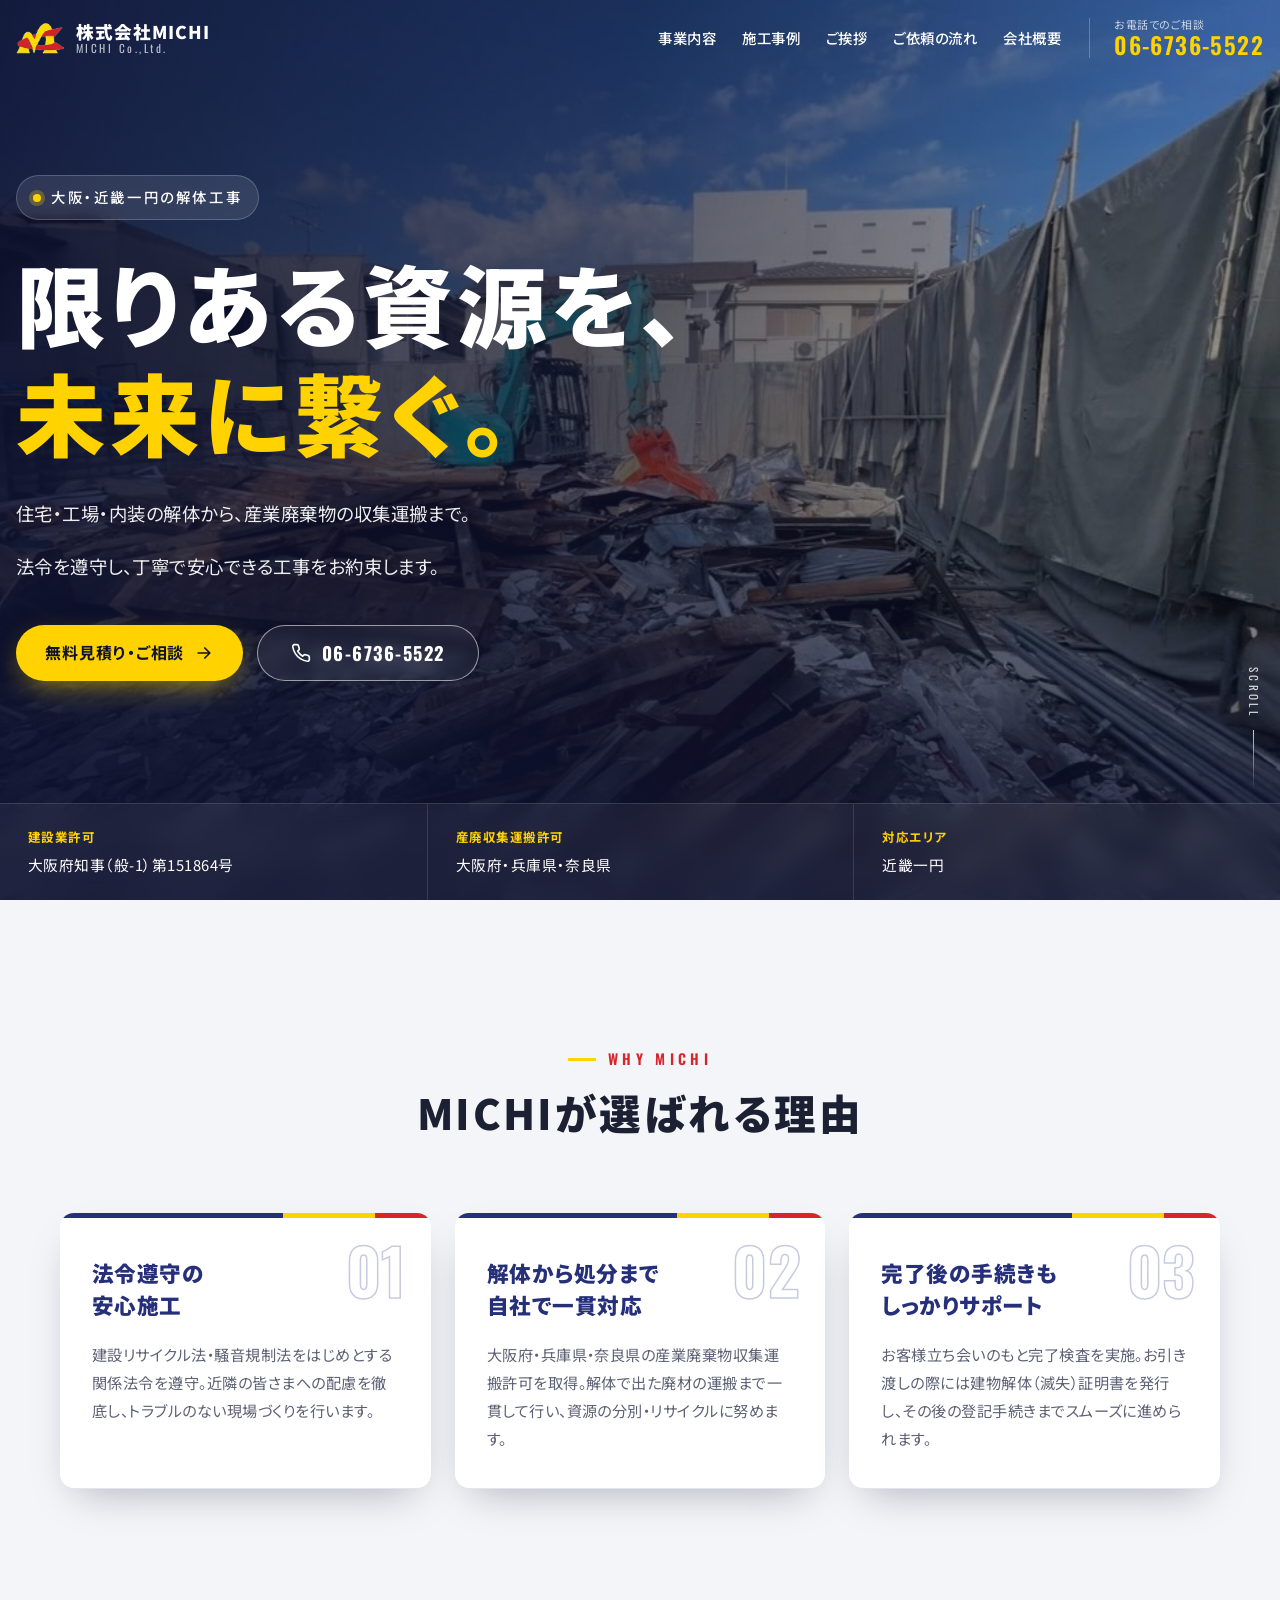
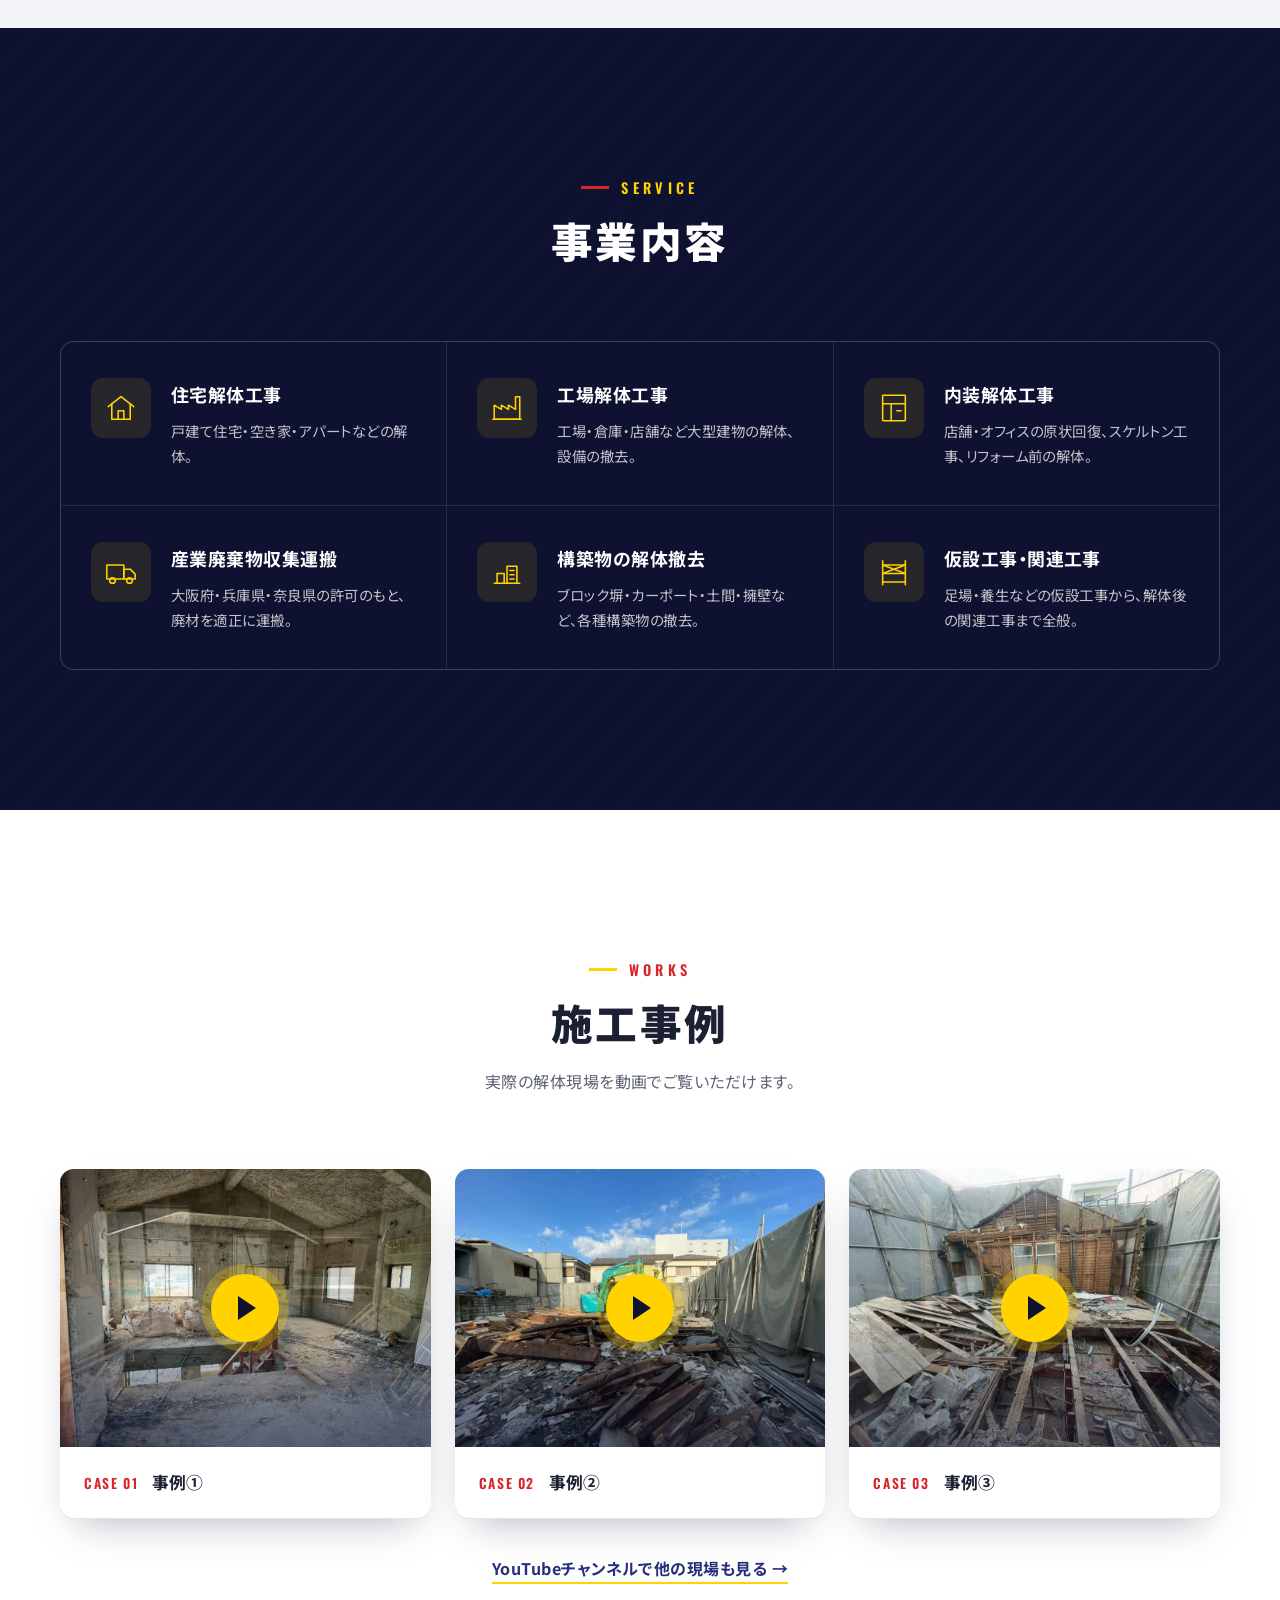
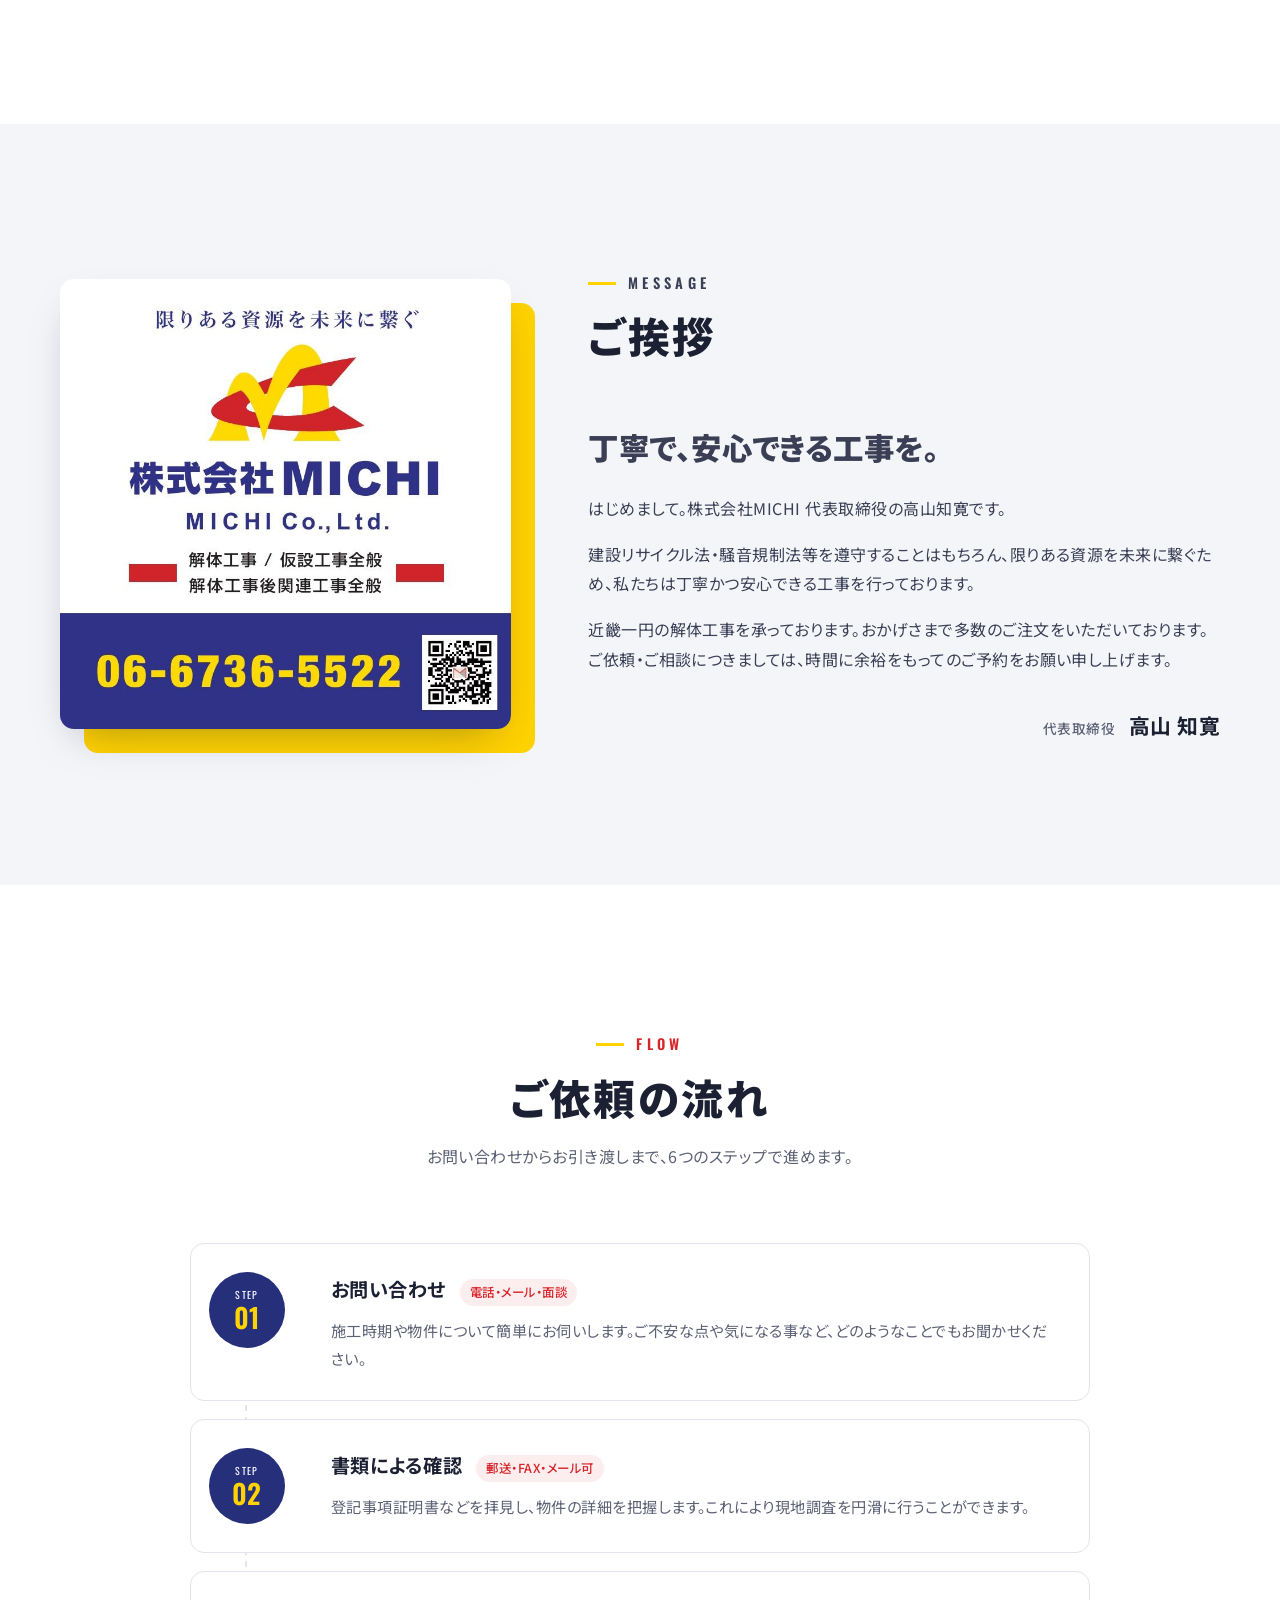
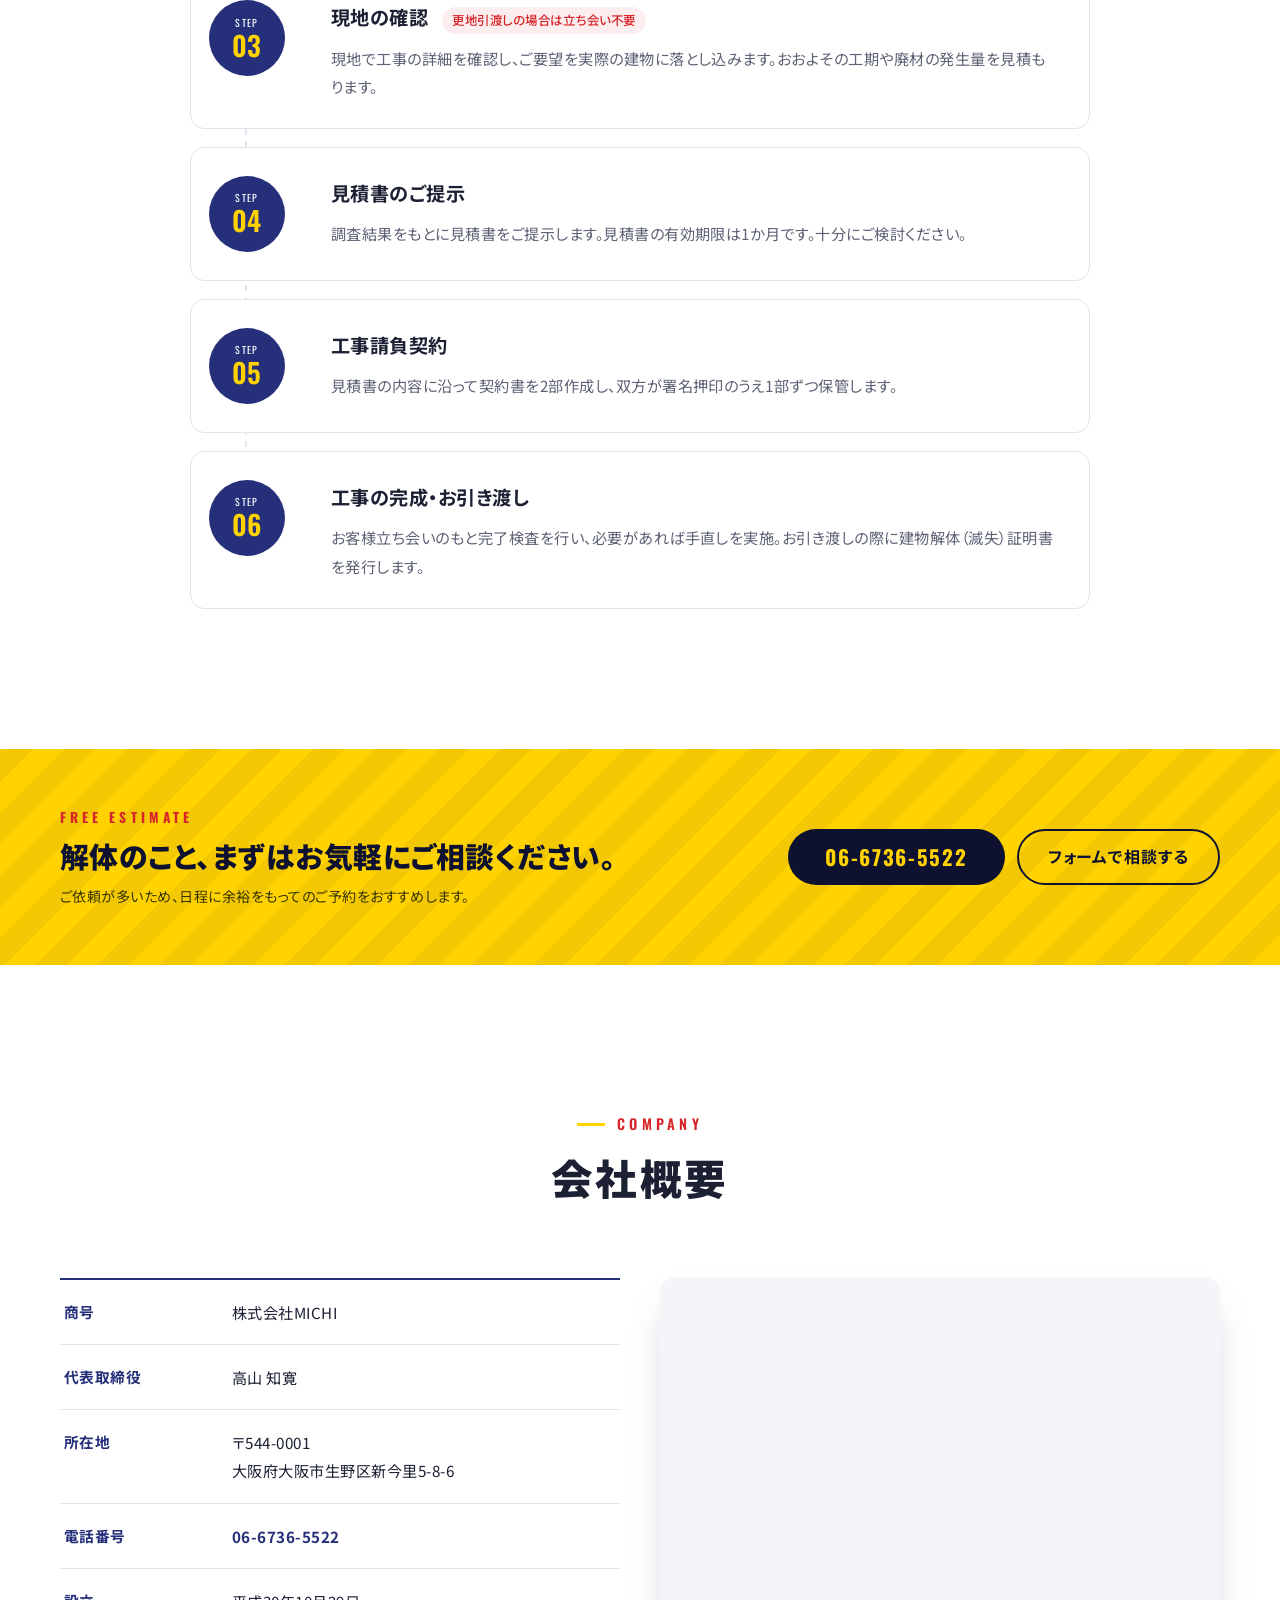
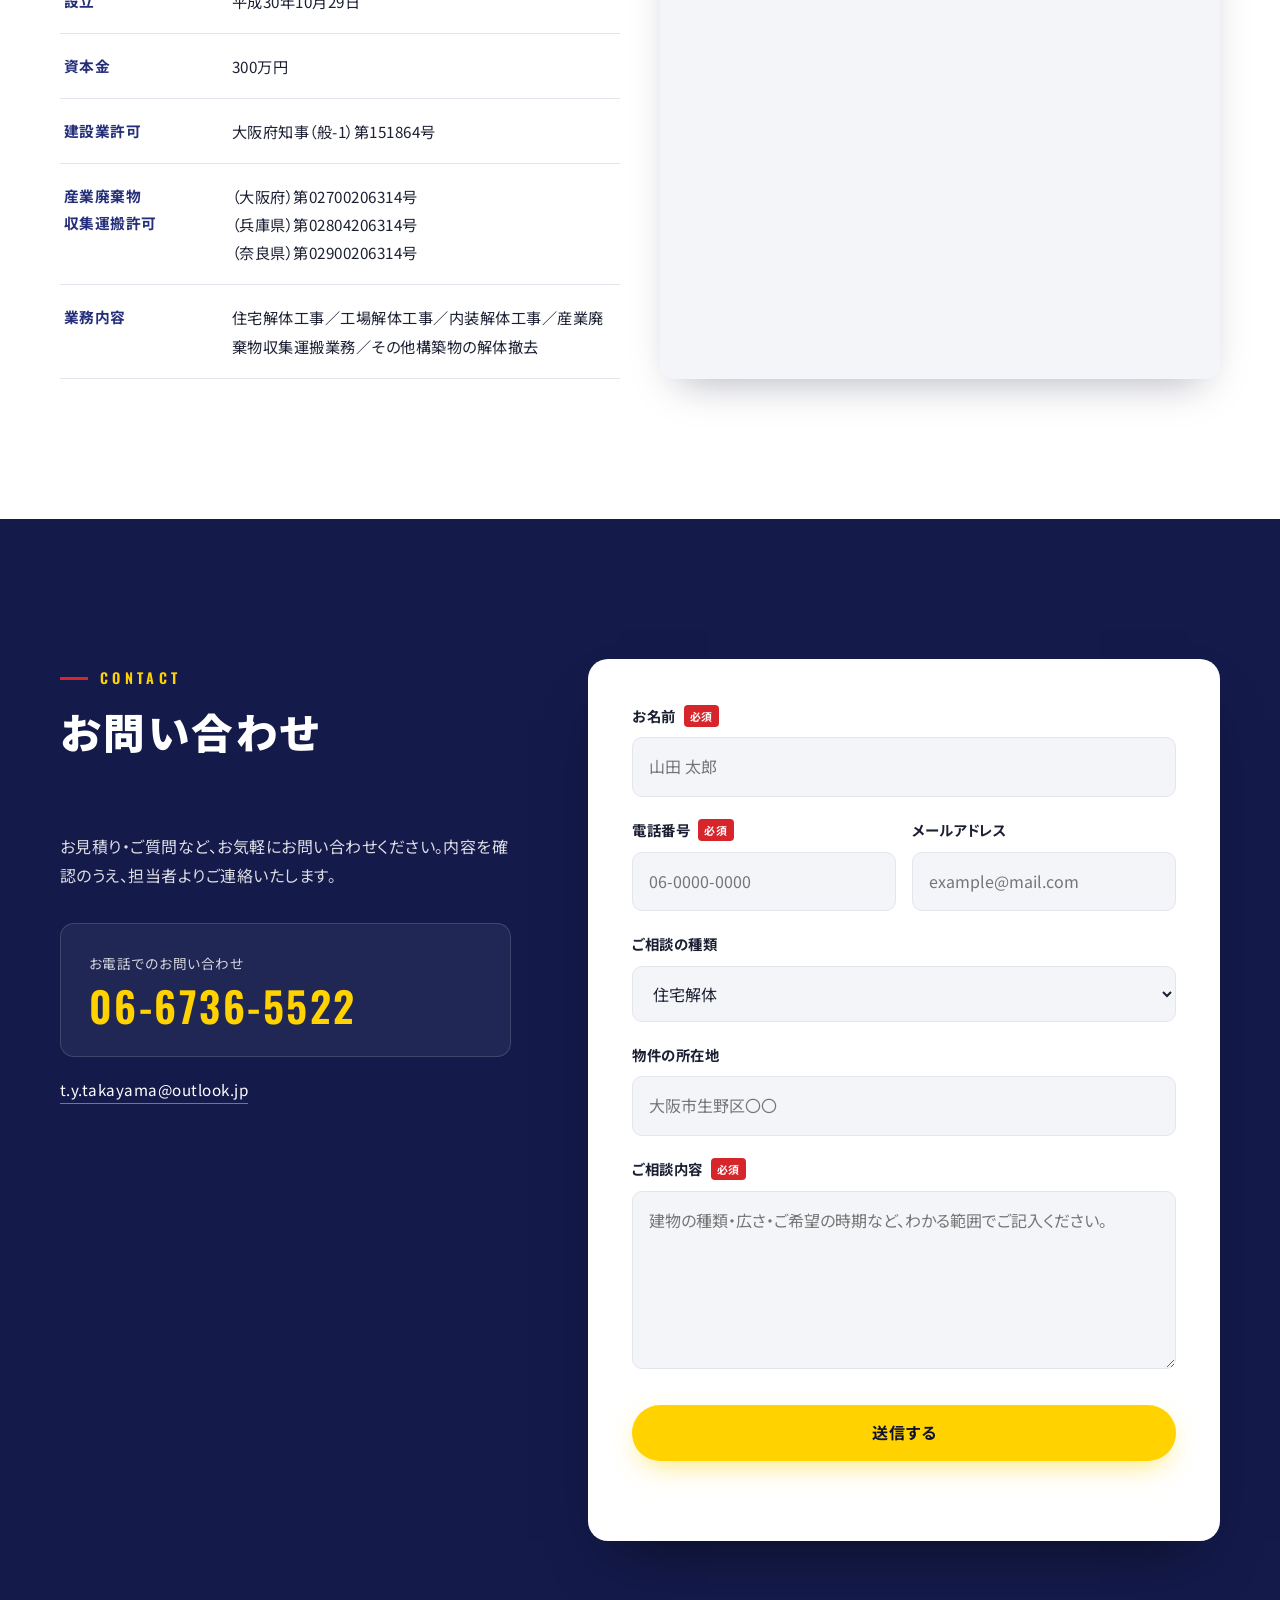
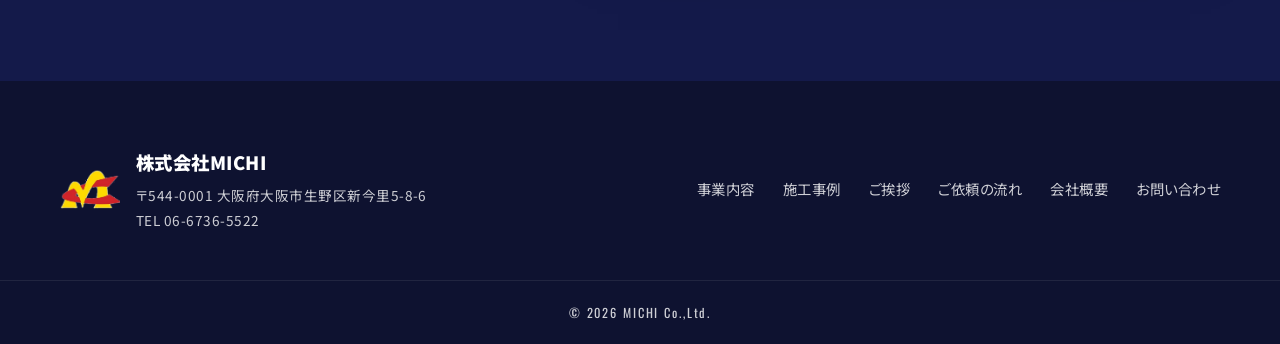
<file: index.html>
<!DOCTYPE html>
<html lang="ja">
<head>
<meta charset="UTF-8">
<meta name="viewport" content="width=device-width, initial-scale=1">
<title>株式会社MICHI｜大阪の解体工事・近畿一円対応</title>
<meta name="description" content="大阪市生野区の解体工事会社、株式会社MICHI。住宅解体・工場解体・内装解体・産業廃棄物収集運搬まで、近畿一円で丁寧かつ安心の工事を行います。お見積り・ご相談はお気軽に。">
<meta property="og:title" content="株式会社MICHI｜大阪の解体工事・近畿一円対応">
<meta property="og:description" content="限りある資源を未来に繋ぐ。住宅・工場・内装解体から産廃収集運搬まで、近畿一円の解体工事を承ります。">
<meta property="og:type" content="website">
<!-- 独自ドメインに移したら、下の2つの https://kid-prog.github.io/michi-website/ を新しいURLに変える -->
<meta property="og:url" content="https://kid-prog.github.io/michi-website/">
<meta property="og:image" content="https://kid-prog.github.io/michi-website/assets/img/ogp.jpg">
<meta property="og:image:width" content="1200">
<meta property="og:image:height" content="630">
<meta property="og:site_name" content="株式会社MICHI">
<meta property="og:locale" content="ja_JP">
<meta name="twitter:card" content="summary_large_image">
<meta name="theme-color" content="#0e1230">
<link rel="icon" href="assets/img/icon-180.png">
<link rel="apple-touch-icon" href="assets/img/icon-180.png">
<link rel="preconnect" href="https://fonts.googleapis.com">
<link rel="preconnect" href="https://fonts.gstatic.com" crossorigin>
<link href="https://fonts.googleapis.com/css2?family=Noto+Sans+JP:wght@400;500;700;900&family=Oswald:wght@500;600;700&display=swap" rel="stylesheet">
<link rel="stylesheet" href="assets/css/style.css">
<script type="application/ld+json">
{
  "@context": "https://schema.org",
  "@type": "GeneralContractor",
  "name": "株式会社MICHI",
  "telephone": "06-6736-5522",
  "email": "t.y.takayama@outlook.jp",
  "address": {
    "@type": "PostalAddress",
    "postalCode": "544-0001",
    "addressRegion": "大阪府",
    "addressLocality": "大阪市生野区",
    "streetAddress": "新今里5-8-6",
    "addressCountry": "JP"
  },
  "areaServed": ["大阪府", "兵庫県", "奈良県", "京都府", "滋賀県", "和歌山県"],
  "foundingDate": "2018-10-29"
}
</script>
</head>
<body>

<!-- ============ HEADER ============ -->
<header class="header" id="top">
  <div class="header__inner">
    <a href="#top" class="brand" aria-label="株式会社MICHI トップへ">
      <img src="assets/img/logo-mark.png" alt="" class="brand__mark" width="48" height="32">
      <span class="brand__text">
        <span class="brand__ja">株式会社MICHI</span>
        <span class="brand__en">MICHI Co.,Ltd.</span>
      </span>
    </a>
    <nav class="nav" id="nav" aria-label="メインメニュー">
      <a href="#service">事業内容</a>
      <a href="#works">施工事例</a>
      <a href="#message">ご挨拶</a>
      <a href="#flow">ご依頼の流れ</a>
      <a href="#company">会社概要</a>
      <a href="#contact" class="nav__cta">お問い合わせ</a>
    </nav>
    <a href="tel:0667365522" class="header__tel">
      <span class="header__tel-label">お電話でのご相談</span>
      <span class="header__tel-num">06-6736-5522</span>
    </a>
    <button class="menu-btn" id="menuBtn" aria-label="メニューを開く" aria-expanded="false" aria-controls="nav">
      <span></span><span></span><span></span>
    </button>
  </div>
</header>

<main>

<!-- ============ HERO ============ -->
<section class="hero">
  <div class="hero__media" aria-hidden="true">
    <img src="assets/img/work-FqdiJKgKXpE.jpg" alt="" class="hero__poster hero__slide is-active">
    <img src="assets/img/work-ZSeVQeic_EI.jpg" alt="" class="hero__poster hero__slide" loading="lazy">
    <img src="assets/img/work-AIDgLUn4xsw.jpg" alt="" class="hero__poster hero__slide" loading="lazy">
    <div class="hero__video" id="heroVideo" data-video="FqdiJKgKXpE"></div>
    <div class="hero__shade"></div>
  </div>
  <div class="hero__inner">
    <p class="hero__eyebrow"><span class="dot"></span>大阪・近畿一円の解体工事</p>
    <h1 class="hero__title">
      限りある資源を、<br>
      <span class="hl">未来に繋ぐ。</span>
    </h1>
    <p class="hero__lead">
      <span class="hero__lead-line"><span class="nw">住宅・工場・内装の解体から、</span><span class="nw">産業廃棄物の収集運搬まで。</span></span>
      <span class="hero__lead-line"><span class="nw">法令を遵守し、</span><span class="nw">丁寧で安心できる工事をお約束します。</span></span>
    </p>
    <div class="hero__actions">
      <a href="#contact" class="btn btn--primary">無料見積り・ご相談<svg viewBox="0 0 24 24" aria-hidden="true"><path d="M5 12h14M13 6l6 6-6 6"/></svg></a>
      <a href="tel:0667365522" class="btn btn--ghost"><svg viewBox="0 0 24 24" aria-hidden="true"><path d="M22 16.9v3a2 2 0 0 1-2.2 2 19.8 19.8 0 0 1-8.6-3.1 19.5 19.5 0 0 1-6-6A19.8 19.8 0 0 1 2.1 4.2 2 2 0 0 1 4.1 2h3a2 2 0 0 1 2 1.7c.1.9.4 1.8.7 2.7a2 2 0 0 1-.5 2.1L8 9.8a16 16 0 0 0 6 6l1.3-1.3a2 2 0 0 1 2.1-.4c.9.3 1.8.6 2.7.7a2 2 0 0 1 1.7 2z"/></svg>06-6736-5522</a>
    </div>
  </div>
  <ul class="hero__badges">
    <li><strong>建設業許可</strong><span>大阪府知事（般-1）第151864号</span></li>
    <li><strong>産廃収集運搬許可</strong><span>大阪府・兵庫県・奈良県</span></li>
    <li><strong>対応エリア</strong><span>近畿一円</span></li>
  </ul>
  <a href="#strength" class="hero__scroll" aria-label="下へスクロール"><span>SCROLL</span></a>
</section>

<!-- ============ STRENGTH ============ -->
<section class="section strength" id="strength">
  <div class="container">
    <div class="section-head">
      <p class="section-head__en">WHY MICHI</p>
      <h2 class="section-head__ja">MICHIが選ばれる理由</h2>
    </div>
    <div class="strength__grid">
      <article class="card-strength reveal">
        <span class="card-strength__no">01</span>
        <h3>法令遵守の<br>安心施工</h3>
        <p>建設リサイクル法・騒音規制法をはじめとする関係法令を遵守。近隣の皆さまへの配慮を徹底し、トラブルのない現場づくりを行います。</p>
      </article>
      <article class="card-strength reveal">
        <span class="card-strength__no">02</span>
        <h3>解体から処分まで<br>自社で一貫対応</h3>
        <p>大阪府・兵庫県・奈良県の産業廃棄物収集運搬許可を取得。解体で出た廃材の運搬まで一貫して行い、資源の分別・リサイクルに努めます。</p>
      </article>
      <article class="card-strength reveal">
        <span class="card-strength__no">03</span>
        <h3>完了後の手続きも<br>しっかりサポート</h3>
        <p>お客様立ち会いのもと完了検査を実施。お引き渡しの際には建物解体（滅失）証明書を発行し、その後の登記手続きまでスムーズに進められます。</p>
      </article>
    </div>
  </div>
</section>

<!-- ============ SERVICE ============ -->
<section class="section service" id="service">
  <div class="container">
    <div class="section-head section-head--light">
      <p class="section-head__en">SERVICE</p>
      <h2 class="section-head__ja">事業内容</h2>
    </div>
    <ul class="service__list">
      <li class="service__item reveal">
        <span class="service__icon"><svg viewBox="0 0 48 48" aria-hidden="true"><path d="M6 22 24 8l18 14"/><path d="M11 18v22h26V18"/><path d="M20 40V28h8v12"/></svg></span>
        <div><h3>住宅解体工事</h3><p>戸建て住宅・空き家・アパートなどの解体。</p></div>
      </li>
      <li class="service__item reveal">
        <span class="service__icon"><svg viewBox="0 0 48 48" aria-hidden="true"><path d="M6 40V20l10 6v-6l10 6v-6l10 6V8h6v32z"/><path d="M4 40h40"/></svg></span>
        <div><h3>工場解体工事</h3><p>工場・倉庫・店舗など大型建物の解体、設備の撤去。</p></div>
      </li>
      <li class="service__item reveal">
        <span class="service__icon"><svg viewBox="0 0 48 48" aria-hidden="true"><rect x="8" y="6" width="32" height="36" rx="1"/><path d="M8 18h32M20 18v24"/><path d="M28 28h6"/></svg></span>
        <div><h3>内装解体工事</h3><p>店舗・オフィスの原状回復、スケルトン工事、リフォーム前の解体。</p></div>
      </li>
      <li class="service__item reveal">
        <span class="service__icon"><svg viewBox="0 0 48 48" aria-hidden="true"><path d="M4 14h24v20H4z"/><path d="M28 20h9l7 7v7H28z"/><circle cx="12" cy="36" r="4"/><circle cx="36" cy="36" r="4"/></svg></span>
        <div><h3>産業廃棄物収集運搬</h3><p>大阪府・兵庫県・奈良県の許可のもと、廃材を適正に運搬。</p></div>
      </li>
      <li class="service__item reveal">
        <span class="service__icon"><svg viewBox="0 0 48 48" aria-hidden="true"><path d="M6 40h36"/><path d="M10 40V26h10v14M24 40V16h14v24"/><path d="M28 22h6M28 28h6M28 34h6"/></svg></span>
        <div><h3>構築物の解体撤去</h3><p>ブロック塀・カーポート・土間・擁壁など、各種構築物の撤去。</p></div>
      </li>
      <li class="service__item reveal">
        <span class="service__icon"><svg viewBox="0 0 48 48" aria-hidden="true"><path d="M8 42V8M40 42V8M8 14h32M8 26h32M8 38h32"/><path d="M8 14l32 12M40 14 8 26"/></svg></span>
        <div><h3>仮設工事・関連工事</h3><p>足場・養生などの仮設工事から、解体後の関連工事まで全般。</p></div>
      </li>
    </ul>
  </div>
</section>

<!-- ============ WORKS ============ -->
<section class="section works" id="works">
  <div class="container">
    <div class="section-head">
      <p class="section-head__en">WORKS</p>
      <h2 class="section-head__ja">施工事例</h2>
      <p class="section-head__lead">実際の解体現場を動画でご覧いただけます。</p>
    </div>
    <div class="works__grid">
      <button class="work reveal" data-video="AIDgLUn4xsw" aria-label="事例①の動画を再生">
        <span class="work__thumb"><img src="assets/img/work-AIDgLUn4xsw.jpg" alt="解体工事の施工事例①" loading="lazy"><span class="work__play" aria-hidden="true"></span></span>
        <span class="work__meta"><span class="work__no">CASE 01</span><span class="work__title">事例①</span></span>
      </button>
      <button class="work reveal" data-video="FqdiJKgKXpE" aria-label="事例②の動画を再生">
        <span class="work__thumb"><img src="assets/img/work-FqdiJKgKXpE.jpg" alt="解体工事の施工事例②" loading="lazy"><span class="work__play" aria-hidden="true"></span></span>
        <span class="work__meta"><span class="work__no">CASE 02</span><span class="work__title">事例②</span></span>
      </button>
      <button class="work reveal" data-video="ZSeVQeic_EI" aria-label="事例③の動画を再生">
        <span class="work__thumb"><img src="assets/img/work-ZSeVQeic_EI.jpg" alt="解体工事の施工事例③" loading="lazy"><span class="work__play" aria-hidden="true"></span></span>
        <span class="work__meta"><span class="work__no">CASE 03</span><span class="work__title">事例③</span></span>
      </button>
    </div>
    <p class="works__more"><a href="https://www.youtube.com/@%E6%A0%AA%E5%BC%8F%E4%BC%9A%E7%A4%BEMICHI" target="_blank" rel="noopener">YouTubeチャンネルで他の現場も見る →</a></p>
  </div>
</section>

<!-- ============ MESSAGE ============ -->
<section class="section message" id="message">
  <div class="container message__inner">
    <div class="message__visual reveal">
      <img src="assets/img/sign.jpg" alt="株式会社MICHI 限りある資源を未来に繋ぐ" loading="lazy" width="792" height="789">
    </div>
    <div class="message__body reveal">
      <div class="section-head section-head--left">
        <p class="section-head__en">MESSAGE</p>
        <h2 class="section-head__ja">ご挨拶</h2>
      </div>
      <p class="message__catch">丁寧で、安心できる工事を。</p>
      <p>はじめまして。株式会社MICHI 代表取締役の高山知寛です。</p>
      <p>建設リサイクル法・騒音規制法等を遵守することはもちろん、限りある資源を未来に繋ぐため、私たちは丁寧かつ安心できる工事を行っております。</p>
      <p>近畿一円の解体工事を承っております。おかげさまで多数のご注文をいただいております。ご依頼・ご相談につきましては、時間に余裕をもってのご予約をお願い申し上げます。</p>
      <p class="message__sign"><span>代表取締役</span>高山 知寛</p>
    </div>
  </div>
</section>

<!-- ============ FLOW ============ -->
<section class="section flow" id="flow">
  <div class="container">
    <div class="section-head">
      <p class="section-head__en">FLOW</p>
      <h2 class="section-head__ja">ご依頼の流れ</h2>
      <p class="section-head__lead">お問い合わせからお引き渡しまで、6つのステップで進めます。</p>
    </div>
    <ol class="flow__list">
      <li class="flow__item reveal">
        <span class="flow__step">STEP<b>01</b></span>
        <div>
          <h3>お問い合わせ<small>電話・メール・面談</small></h3>
          <p>施工時期や物件について簡単にお伺いします。ご不安な点や気になる事など、どのようなことでもお聞かせください。</p>
        </div>
      </li>
      <li class="flow__item reveal">
        <span class="flow__step">STEP<b>02</b></span>
        <div>
          <h3>書類による確認<small>郵送・FAX・メール可</small></h3>
          <p>登記事項証明書などを拝見し、物件の詳細を把握します。これにより現地調査を円滑に行うことができます。</p>
        </div>
      </li>
      <li class="flow__item reveal">
        <span class="flow__step">STEP<b>03</b></span>
        <div>
          <h3>現地の確認<small>更地引渡しの場合は立ち会い不要</small></h3>
          <p>現地で工事の詳細を確認し、ご要望を実際の建物に落とし込みます。おおよその工期や廃材の発生量を見積もります。</p>
        </div>
      </li>
      <li class="flow__item reveal">
        <span class="flow__step">STEP<b>04</b></span>
        <div>
          <h3>見積書のご提示</h3>
          <p>調査結果をもとに見積書をご提示します。見積書の有効期限は1か月です。十分にご検討ください。</p>
        </div>
      </li>
      <li class="flow__item reveal">
        <span class="flow__step">STEP<b>05</b></span>
        <div>
          <h3>工事請負契約</h3>
          <p>見積書の内容に沿って契約書を2部作成し、双方が署名押印のうえ1部ずつ保管します。</p>
        </div>
      </li>
      <li class="flow__item reveal">
        <span class="flow__step">STEP<b>06</b></span>
        <div>
          <h3>工事の完成・お引き渡し</h3>
          <p>お客様立ち会いのもと完了検査を行い、必要があれば手直しを実施。お引き渡しの際に建物解体（滅失）証明書を発行します。</p>
        </div>
      </li>
    </ol>
  </div>
</section>

<!-- ============ CTA BAND ============ -->
<section class="cta-band">
  <div class="container cta-band__inner">
    <div>
      <p class="cta-band__en">FREE ESTIMATE</p>
      <p class="cta-band__title">解体のこと、まずはお気軽にご相談ください。</p>
      <p class="cta-band__note">ご依頼が多いため、日程に余裕をもってのご予約をおすすめします。</p>
    </div>
    <div class="cta-band__actions">
      <a href="tel:0667365522" class="btn btn--dark">06-6736-5522</a>
      <a href="#contact" class="btn btn--outline-dark">フォームで相談する</a>
    </div>
  </div>
</section>

<!-- ============ COMPANY ============ -->
<section class="section company" id="company">
  <div class="container">
    <div class="section-head">
      <p class="section-head__en">COMPANY</p>
      <h2 class="section-head__ja">会社概要</h2>
    </div>
    <div class="company__inner">
      <dl class="company__table reveal">
        <div><dt>商号</dt><dd>株式会社MICHI</dd></div>
        <div><dt>代表取締役</dt><dd>高山 知寛</dd></div>
        <div><dt>所在地</dt><dd>〒544-0001<br>大阪府大阪市生野区新今里5-8-6</dd></div>
        <div><dt>電話番号</dt><dd><a href="tel:0667365522">06-6736-5522</a></dd></div>
        <div><dt>設立</dt><dd>平成30年10月29日</dd></div>
        <div><dt>資本金</dt><dd>300万円</dd></div>
        <div><dt>建設業許可</dt><dd>大阪府知事（般-1）第151864号</dd></div>
        <div><dt>産業廃棄物<br>収集運搬許可</dt><dd>（大阪府）第02700206314号<br>（兵庫県）第02804206314号<br>（奈良県）第02900206314号</dd></div>
        <div><dt>業務内容</dt><dd>住宅解体工事／工場解体工事／内装解体工事／産業廃棄物収集運搬業務／その他構築物の解体撤去</dd></div>
      </dl>
      <div class="company__map reveal">
        <iframe src="https://maps.google.com/maps?q=%E5%A4%A7%E9%98%AA%E5%BA%9C%E5%A4%A7%E9%98%AA%E5%B8%82%E7%94%9F%E9%87%8E%E5%8C%BA%E6%96%B0%E4%BB%8A%E9%87%8C5-8-6&z=16&output=embed&hl=ja" title="株式会社MICHIの地図" loading="lazy" referrerpolicy="no-referrer-when-downgrade"></iframe>
      </div>
    </div>
  </div>
</section>

<!-- ============ CONTACT ============ -->
<section class="section contact" id="contact">
  <div class="container contact__inner">
    <div class="contact__info">
      <div class="section-head section-head--left section-head--light">
        <p class="section-head__en">CONTACT</p>
        <h2 class="section-head__ja">お問い合わせ</h2>
      </div>
      <p>お見積り・ご質問など、お気軽にお問い合わせください。内容を確認のうえ、担当者よりご連絡いたします。</p>
      <a href="tel:0667365522" class="contact__tel">
        <span>お電話でのお問い合わせ</span>
        <strong>06-6736-5522</strong>
      </a>
      <a href="mailto:t.y.takayama@outlook.jp" class="contact__mail">t.y.takayama@outlook.jp</a>
    </div>

    <form class="form" action="contact.php" method="post" id="contactForm" novalidate>
      <div class="form__row">
        <label for="f-name">お名前<span class="req">必須</span></label>
        <input type="text" id="f-name" name="name" required autocomplete="name" placeholder="山田 太郎">
      </div>
      <div class="form__row form__row--2">
        <div>
          <label for="f-tel">電話番号<span class="req">必須</span></label>
          <input type="tel" id="f-tel" name="tel" required autocomplete="tel" placeholder="06-0000-0000">
        </div>
        <div>
          <label for="f-email">メールアドレス</label>
          <input type="email" id="f-email" name="email" autocomplete="email" placeholder="example@mail.com">
        </div>
      </div>
      <div class="form__row">
        <label for="f-type">ご相談の種類</label>
        <select id="f-type" name="type">
          <option>住宅解体</option>
          <option>工場・倉庫の解体</option>
          <option>内装解体</option>
          <option>ブロック塀・構築物の撤去</option>
          <option>その他・わからない</option>
        </select>
      </div>
      <div class="form__row">
        <label for="f-address">物件の所在地</label>
        <input type="text" id="f-address" name="address" placeholder="大阪市生野区〇〇">
      </div>
      <div class="form__row">
        <label for="f-message">ご相談内容<span class="req">必須</span></label>
        <textarea id="f-message" name="message" rows="5" required placeholder="建物の種類・広さ・ご希望の時期など、わかる範囲でご記入ください。"></textarea>
      </div>
      <div class="form__hp" aria-hidden="true"><label>空欄のまま送信してください<input type="text" name="website" tabindex="-1" autocomplete="off"></label></div>
      <button type="submit" class="btn btn--primary btn--block">送信する</button>
      <p class="form__status" id="formStatus" role="status" aria-live="polite"></p>
    </form>
  </div>
</section>

</main>

<!-- ============ FOOTER ============ -->
<footer class="footer">
  <div class="container footer__inner">
    <div class="footer__brand">
      <img src="assets/img/logo-mark.png" alt="" width="60" height="40">
      <div>
        <p class="footer__name">株式会社MICHI</p>
        <p class="footer__addr">〒544-0001 大阪府大阪市生野区新今里5-8-6<br>TEL 06-6736-5522</p>
      </div>
    </div>
    <nav class="footer__nav" aria-label="フッターメニュー">
      <a href="#service">事業内容</a>
      <a href="#works">施工事例</a>
      <a href="#message">ご挨拶</a>
      <a href="#flow">ご依頼の流れ</a>
      <a href="#company">会社概要</a>
      <a href="#contact">お問い合わせ</a>
    </nav>
  </div>
  <p class="footer__copy">&copy; <span id="year">2026</span> MICHI Co.,Ltd.</p>
</footer>

<!-- スマホ用 固定CTA -->
<div class="sticky-cta" aria-label="お問い合わせ">
  <a href="tel:0667365522" class="sticky-cta__tel">電話で相談</a>
  <a href="#contact" class="sticky-cta__form">無料見積り</a>
</div>

<!-- 動画モーダル -->
<div class="modal" id="videoModal" role="dialog" aria-modal="true" aria-label="施工事例の動画" hidden>
  <div class="modal__backdrop" data-close></div>
  <div class="modal__body">
    <button class="modal__close" data-close aria-label="閉じる">&times;</button>
    <div class="modal__frame" id="modalFrame"></div>
  </div>
</div>

<script src="assets/js/main.js"></script>
</body>
</html>
</file>
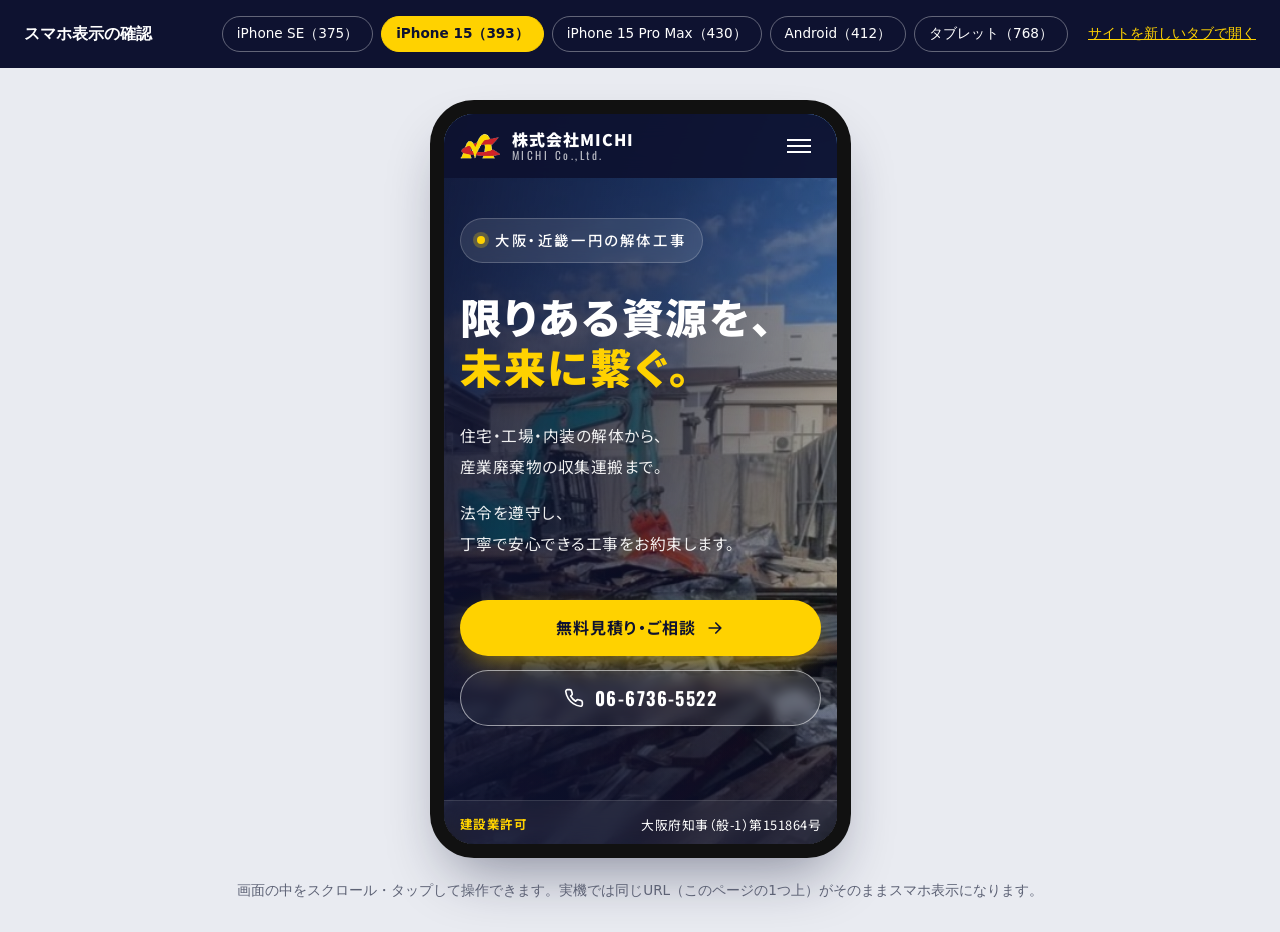
<file: preview/index.html>
<!DOCTYPE html>
<html lang="ja">
<head>
<meta charset="UTF-8">
<meta name="viewport" content="width=device-width, initial-scale=1">
<meta name="robots" content="noindex">
<title>スマホ表示の確認｜株式会社MICHI</title>
<!-- 確認用のページ。本番（Xサーバー）には上げない -->
<script>
  // スマホ・タブレットで開いたときは、確認用の枠を出さずにサイトをそのまま表示する
  if (window.matchMedia('(max-width: 820px)').matches) location.replace('../');
</script>
<style>
  :root { --bg: #e9ebf1; --ink: #0e1230; --yellow: #ffd200; }
  * { box-sizing: border-box; }
  body { margin: 0; font-family: "Noto Sans JP", system-ui, sans-serif; background: var(--bg); color: var(--ink); }
  header { display: flex; flex-wrap: wrap; align-items: center; gap: 12px 20px; padding: 16px 24px; background: var(--ink); color: #fff; }
  h1 { font-size: 1rem; margin: 0 auto 0 0; }
  .sizes { display: flex; flex-wrap: wrap; gap: 8px; }
  .sizes button { font: inherit; font-size: .85rem; padding: 8px 14px; border-radius: 999px; border: 1px solid rgba(255,255,255,.35); background: transparent; color: #fff; cursor: pointer; }
  .sizes button[aria-pressed="true"] { background: var(--yellow); color: var(--ink); border-color: var(--yellow); font-weight: 700; }
  header a { color: var(--yellow); font-size: .85rem; }
  main { display: flex; justify-content: center; padding: 32px 16px 48px; }
  .phone { background: #111; padding: 14px; border-radius: 44px; box-shadow: 0 30px 60px -20px rgba(14,18,48,.45); }
  .phone iframe { display: block; border: 0; border-radius: 30px; background: #fff; transition: width .3s, height .3s; }
  .note { text-align: center; font-size: .85rem; color: #5d6275; margin: -24px 16px 32px; }
</style>
</head>
<body>
<header>
  <h1>スマホ表示の確認</h1>
  <div class="sizes" role="group" aria-label="画面サイズ">
    <button data-w="375" data-h="667">iPhone SE（375）</button>
    <button data-w="393" data-h="852" aria-pressed="true">iPhone 15（393）</button>
    <button data-w="430" data-h="932">iPhone 15 Pro Max（430）</button>
    <button data-w="412" data-h="915">Android（412）</button>
    <button data-w="768" data-h="1024">タブレット（768）</button>
  </div>
  <a href="../" target="_blank" rel="noopener">サイトを新しいタブで開く</a>
</header>
<main>
  <div class="phone"><iframe id="frame" src="../" title="スマホ表示" width="393" height="852"></iframe></div>
</main>
<p class="note">画面の中をスクロール・タップして操作できます。実機では同じURL（このページの1つ上）がそのままスマホ表示になります。</p>
<script>
  const frame = document.getElementById('frame');
  const buttons = document.querySelectorAll('.sizes button');
  const fit = (w, h) => {
    // 画面が低いPCでは高さを縮めて収める（幅はそのまま＝スマホの見え方は変わらない）
    const maxH = Math.max(480, window.innerHeight - 170);
    frame.width = w;
    frame.height = Math.min(h, maxH);
  };
  buttons.forEach((b) => b.addEventListener('click', () => {
    buttons.forEach((x) => x.setAttribute('aria-pressed', String(x === b)));
    fit(+b.dataset.w, +b.dataset.h);
  }));
  fit(393, 852);
</script>
</body>
</html>
</file>
<file: assets/css/style.css>
/* =========================================================
   株式会社MICHI — style.css
   ブランドカラーは看板（紺・黄・赤）から
   ========================================================= */
:root {
  --navy: #262f7a;
  --navy-deep: #141a4a;
  --ink: #0e1230;
  --yellow: #ffd200;
  --yellow-deep: #f2b800;
  --red: #d7262b;
  --text: #1c2033;
  --muted: #5d6275;
  --line: #e3e5ec;
  --bg: #ffffff;
  --bg-soft: #f4f5f8;
  --radius: 14px;
  --shadow: 0 18px 40px -18px rgba(14, 18, 48, .35);
  --container: 1160px;
  --header-h: 76px;
  --font-ja: "Noto Sans JP", system-ui, sans-serif;
  --font-en: "Oswald", "Noto Sans JP", sans-serif;
}

*, *::before, *::after { box-sizing: border-box; }
html { scroll-behavior: smooth; scroll-padding-top: var(--header-h); -webkit-text-size-adjust: 100%; }
body {
  margin: 0;
  font-family: var(--font-ja);
  color: var(--text);
  background: var(--bg);
  line-height: 1.85;
  letter-spacing: .03em;
  font-feature-settings: "palt";
  overflow-x: hidden;
}
img { max-width: 100%; height: auto; display: block; }
a { color: inherit; text-decoration: none; }
h1, h2, h3, p { margin: 0; }
ul, ol { margin: 0; padding: 0; list-style: none; }
button { font: inherit; color: inherit; background: none; border: 0; cursor: pointer; padding: 0; }
svg { fill: none; stroke: currentColor; stroke-width: 2; stroke-linecap: round; stroke-linejoin: round; }

.container { width: min(100% - 32px, var(--container)); margin-inline: auto; }
.sp { display: none; }
.nw { display: inline-block; } /* 語句の途中で改行させない */
@media (max-width: 767px) { .sp { display: inline; } .pc { display: none; } }

/* ---------- Buttons ---------- */
.btn {
  display: inline-flex; align-items: center; justify-content: center; gap: .6em;
  min-height: 56px; padding: 0 1.8em;
  border-radius: 999px;
  font-weight: 700; font-size: 1rem; letter-spacing: .06em;
  transition: transform .25s, background-color .25s, color .25s, box-shadow .25s;
}
.btn svg { width: 20px; height: 20px; }
.btn:hover { transform: translateY(-2px); }
.btn--primary { background: var(--yellow); color: var(--ink); box-shadow: 0 10px 30px -10px rgba(255, 210, 0, .7); }
.btn--primary:hover { background: #ffe14d; }
.btn--ghost { color: #fff; border: 1.5px solid rgba(255,255,255,.55); backdrop-filter: blur(6px); background: rgba(255,255,255,.06); font-family: var(--font-en); font-size: 1.15rem; letter-spacing: .08em; }
.btn--ghost:hover { background: rgba(255,255,255,.16); }
.btn--dark { background: var(--ink); color: var(--yellow); font-family: var(--font-en); font-size: 1.3rem; letter-spacing: .08em; }
.btn--outline-dark { border: 2px solid var(--ink); color: var(--ink); }
.btn--outline-dark:hover { background: var(--ink); color: #fff; }
.btn--block { width: 100%; }

/* ---------- Header ---------- */
.header {
  position: fixed; inset: 0 0 auto; z-index: 50;
  height: var(--header-h);
}
/* 背景とぼかしは疑似要素に置く。.header 自体に backdrop-filter を付けると、
   中の position: fixed（スマホのメニュー）が画面ではなくヘッダー基準になり、背景が途中で切れる */
.header::before {
  content: ""; position: absolute; inset: 0; z-index: -1;
  transition: background-color .3s, box-shadow .3s;
}
.header.is-scrolled::before { background: rgba(14, 18, 48, .92); backdrop-filter: blur(12px); -webkit-backdrop-filter: blur(12px); box-shadow: 0 6px 24px -12px rgba(0,0,0,.5); }
.header__inner {
  height: 100%; display: flex; align-items: center; gap: 28px;
  width: min(100% - 32px, 1320px); margin-inline: auto; color: #fff;
}
.brand { display: flex; align-items: center; gap: 12px; margin-right: auto; }
.brand__mark { width: 48px; height: auto; }
.brand__text { display: flex; flex-direction: column; line-height: 1.2; }
.brand__ja { font-weight: 900; font-size: 1.1rem; letter-spacing: .06em; }
.brand__en { font-family: var(--font-en); font-size: .7rem; letter-spacing: .22em; opacity: .7; }
.nav { display: flex; align-items: center; gap: 26px; font-size: .9rem; font-weight: 500; }
.nav a { position: relative; padding: 6px 0; }
.nav a:not(.nav__cta)::after { content: ""; position: absolute; left: 0; bottom: 0; width: 100%; height: 2px; background: var(--yellow); transform: scaleX(0); transform-origin: right; transition: transform .3s; }
.nav a:not(.nav__cta):hover::after { transform: scaleX(1); transform-origin: left; }
.nav__cta { display: none; }
.header__tel { display: flex; flex-direction: column; line-height: 1.2; padding-left: 24px; border-left: 1px solid rgba(255,255,255,.25); }
.header__tel-label { font-size: .68rem; opacity: .75; }
.header__tel-num { font-family: var(--font-en); font-size: 1.45rem; font-weight: 600; letter-spacing: .06em; color: var(--yellow); }
.menu-btn { display: none; width: 44px; height: 44px; position: relative; }
.menu-btn span { position: absolute; left: 10px; right: 10px; height: 2px; background: #fff; transition: transform .3s, opacity .3s; }
.menu-btn span:nth-child(1) { top: 15px; } .menu-btn span:nth-child(2) { top: 21px; } .menu-btn span:nth-child(3) { top: 27px; }
.menu-btn[aria-expanded="true"] span:nth-child(1) { transform: translateY(6px) rotate(45deg); }
.menu-btn[aria-expanded="true"] span:nth-child(2) { opacity: 0; }
.menu-btn[aria-expanded="true"] span:nth-child(3) { transform: translateY(-6px) rotate(-45deg); }

@media (max-width: 1080px) {
  :root { --header-h: 64px; }
  .header__tel { display: none; }
  .menu-btn { display: block; }
  .nav {
    position: fixed; inset: var(--header-h) 0 0; flex-direction: column; align-items: stretch; gap: 0;
    padding: 24px 24px 120px; background: var(--ink); font-size: 1.05rem;
    opacity: 0; visibility: hidden; transform: translateY(-8px); transition: opacity .3s, transform .3s, visibility .3s;
  }
  .nav.is-open { opacity: 1; visibility: visible; transform: none; }
  .nav a { padding: 18px 4px; border-bottom: 1px solid rgba(255,255,255,.1); }
  .nav a::after { display: none; }
  .nav__cta { display: block; margin-top: 24px; text-align: center; border: 0 !important; background: var(--yellow); color: var(--ink); border-radius: 999px; font-weight: 700; }
  .header::before { background: rgba(14, 18, 48, .92); backdrop-filter: blur(12px); -webkit-backdrop-filter: blur(12px); }
  .nav { overflow-y: auto; }
  .brand__mark { width: 40px; }
  .brand__ja { font-size: 1rem; }
}

/* ---------- Hero ---------- */
.hero {
  position: relative; min-height: min(100svh, 1000px); display: flex; flex-direction: column; justify-content: center;
  color: #fff; overflow: hidden; background: var(--ink);
}
.hero__media { position: absolute; inset: 0; }
.hero__poster { position: absolute; inset: 0; width: 100%; height: 100%; object-fit: cover; }
/* 写真の切り替え（動画を流さない端末用）。表示中の1枚だけゆっくりズーム */
.hero__slide { opacity: 0; transition: opacity 1.6s ease; }
.hero__slide.is-active { opacity: 1; animation: heroZoom 9s ease-out both; }
@keyframes heroZoom { from { transform: scale(1.14); } to { transform: scale(1.02); } }
.hero__video { position: absolute; inset: 0; overflow: hidden; opacity: 0; transition: opacity 1.2s; }
.hero__video.is-ready { opacity: 1; }
.hero__video iframe {
  position: absolute; top: 50%; left: 50%; border: 0; pointer-events: none;
  width: max(100vw, 177.78vh); height: max(100vh, 56.25vw);
  transform: translate(-50%, -50%) scale(1.02);
}
.hero__shade {
  position: absolute; inset: 0;
  background:
    linear-gradient(100deg, rgba(14,18,48,.92) 0%, rgba(14,18,48,.7) 45%, rgba(14,18,48,.25) 100%),
    linear-gradient(0deg, rgba(14,18,48,.85) 0%, rgba(14,18,48,0) 40%);
}
.hero__inner { position: relative; width: min(100% - 32px, 1320px); margin-inline: auto; padding: calc(var(--header-h) + 60px) 0 180px; }
.hero__eyebrow { display: inline-flex; align-items: center; gap: 10px; font-size: .9rem; font-weight: 500; letter-spacing: .18em; padding: 8px 16px; border-radius: 999px; background: rgba(255,255,255,.1); border: 1px solid rgba(255,255,255,.2); backdrop-filter: blur(6px); }
.dot { width: 8px; height: 8px; border-radius: 50%; background: var(--yellow); box-shadow: 0 0 0 4px rgba(255,210,0,.25); animation: pulse 2s infinite; }
@keyframes pulse { 50% { box-shadow: 0 0 0 8px rgba(255,210,0,0); } }
.hero__title { margin-top: 28px; font-size: clamp(2.6rem, 7vw, 5.6rem); font-weight: 900; line-height: 1.22; letter-spacing: .04em; }
.hl { position: relative; color: var(--yellow); }
.hero__lead { margin-top: 28px; font-size: clamp(.98rem, 1.6vw, 1.15rem); line-height: 2; opacity: .92; max-width: 40em; }
.hero__lead-line { display: block; }
.hero__lead-line + .hero__lead-line { margin-top: .9em; }
.hero__actions { margin-top: 40px; display: flex; flex-wrap: wrap; gap: 14px; }
.hero__badges {
  position: absolute; left: 0; right: 0; bottom: 0;
  display: grid; grid-template-columns: repeat(3, 1fr);
  background: rgba(255,255,255,.06); backdrop-filter: blur(10px); border-top: 1px solid rgba(255,255,255,.12);
}
.hero__badges li { padding: 22px 28px; display: flex; flex-direction: column; gap: 2px; border-left: 1px solid rgba(255,255,255,.12); }
.hero__badges li:first-child { border-left: 0; padding-left: max(28px, calc((100vw - 1320px) / 2)); }
.hero__badges strong { font-size: .78rem; font-weight: 700; color: var(--yellow); letter-spacing: .12em; }
.hero__badges span { font-size: .92rem; }
.hero__scroll { position: absolute; right: max(16px, calc((100vw - 1320px) / 2)); bottom: 110px; writing-mode: vertical-rl; font-family: var(--font-en); font-size: .7rem; letter-spacing: .3em; display: flex; align-items: center; gap: 12px; opacity: .8; }
.hero__scroll::after { content: ""; width: 1px; height: 60px; background: linear-gradient(#fff, transparent); animation: scrollLine 2s infinite; transform-origin: top; }
@keyframes scrollLine { 0% { transform: scaleY(0); } 50% { transform: scaleY(1); } 100% { transform: scaleY(1); opacity: 0; } }

@media (max-width: 767px) {
  .hero__inner { padding: calc(var(--header-h) + 40px) 0 220px; }
  .hero__actions .btn { flex: 1 1 100%; }
  .hero__badges { grid-template-columns: 1fr; }
  .hero__badges li { padding: 12px 16px !important; flex-direction: row; justify-content: space-between; gap: 12px; border-left: 0; border-top: 1px solid rgba(255,255,255,.1); }
  .hero__badges li:first-child { border-top: 0; }
  .hero__badges span { font-size: .8rem; text-align: right; }
  .hero__scroll { display: none; }
}

/* ---------- Section common ---------- */
.section { padding: clamp(80px, 11vw, 140px) 0; }
.section-head { text-align: center; margin-bottom: clamp(44px, 6vw, 72px); }
.section-head__en { font-family: var(--font-en); font-size: .9rem; font-weight: 600; letter-spacing: .3em; color: var(--red); display: inline-flex; align-items: center; gap: 12px; }
.section-head__en::before { content: ""; width: 28px; height: 3px; background: var(--yellow); }
.section-head__ja { margin-top: 10px; font-size: clamp(1.8rem, 3.6vw, 2.6rem); font-weight: 900; letter-spacing: .06em; line-height: 1.4; }
.section-head__lead { margin-top: 16px; color: var(--muted); }
.section-head--left { text-align: left; }
.section-head--light .section-head__ja { color: #fff; }
.section-head--light .section-head__en { color: var(--yellow); }
.section-head--light .section-head__en::before { background: var(--red); }

/* reveal */
.reveal { opacity: 0; transform: translateY(28px); transition: opacity .8s ease, transform .8s ease; }
.reveal.is-in { opacity: 1; transform: none; }
@media (prefers-reduced-motion: reduce) {
  .reveal { opacity: 1; transform: none; transition: none; }
  .hero__slide.is-active { animation: none; }
  html { scroll-behavior: auto; }
}

/* ---------- Strength ---------- */
.strength { background: var(--bg-soft); position: relative; }
.strength__grid { display: grid; grid-template-columns: repeat(3, 1fr); gap: 24px; }
.card-strength {
  position: relative; background: #fff; border-radius: var(--radius); padding: 44px 32px 36px;
  box-shadow: 0 1px 0 var(--line), var(--shadow); overflow: hidden;
}
.card-strength::before { content: ""; position: absolute; left: 0; top: 0; width: 100%; height: 5px; background: linear-gradient(90deg, var(--navy) 0 60%, var(--yellow) 60% 85%, var(--red) 85%); }
.card-strength__no { font-family: var(--font-en); font-size: 4rem; font-weight: 700; line-height: 1; color: transparent; -webkit-text-stroke: 1.5px var(--navy); opacity: .25; position: absolute; right: 24px; top: 24px; }
.card-strength h3 { font-size: 1.35rem; font-weight: 900; line-height: 1.5; color: var(--navy); }
.card-strength p { margin-top: 18px; color: var(--muted); font-size: .95rem; }
.card-strength:nth-child(2) { transition-delay: .1s; }
.card-strength:nth-child(3) { transition-delay: .2s; }
@media (max-width: 900px) { .strength__grid { grid-template-columns: 1fr; } }

/* ---------- Service ---------- */
.service { background: var(--ink) url("data:image/svg+xml,%3Csvg xmlns='http://www.w3.org/2000/svg' width='40' height='40'%3E%3Cpath d='M0 40L40 0' stroke='%23ffffff' stroke-opacity='.035'/%3E%3C/svg%3E"); color: #fff; }
.service__list { display: grid; grid-template-columns: repeat(3, 1fr); gap: 1px; background: rgba(255,255,255,.1); border: 1px solid rgba(255,255,255,.1); border-radius: var(--radius); overflow: hidden; }
.service__item { display: flex; gap: 20px; align-items: flex-start; padding: 36px 30px; background: var(--ink); transition: background-color .3s; }
.service__item:hover { background: #1a2058; }
.service__icon { flex: none; width: 60px; height: 60px; display: grid; place-items: center; border-radius: 12px; background: rgba(255,210,0,.1); color: var(--yellow); }
.service__icon svg { width: 34px; height: 34px; stroke-width: 2.2; }
.service__item h3 { font-size: 1.12rem; font-weight: 700; }
.service__item p { margin-top: 6px; font-size: .9rem; opacity: .75; line-height: 1.8; }
@media (max-width: 900px) { .service__list { grid-template-columns: 1fr 1fr; } }
@media (max-width: 600px) { .service__list { grid-template-columns: 1fr; } .service__item { padding: 26px 20px; } }

/* ---------- Works ---------- */
.works__grid { display: grid; grid-template-columns: repeat(3, 1fr); gap: 24px; }
.work { text-align: left; display: block; border-radius: var(--radius); overflow: hidden; background: #fff; box-shadow: 0 1px 0 var(--line), var(--shadow); transition: transform .35s, box-shadow .35s; }
.work:hover { transform: translateY(-6px); box-shadow: 0 30px 50px -24px rgba(14,18,48,.5); }
.work:nth-child(2) { transition-delay: .1s; } .work:nth-child(3) { transition-delay: .2s; }
.work__thumb { position: relative; display: block; aspect-ratio: 4 / 3; overflow: hidden; background: var(--ink); }
.work__thumb img { width: 100%; height: 100%; object-fit: cover; transition: transform .6s; }
.work:hover .work__thumb img { transform: scale(1.06); }
.work__thumb::after { content: ""; position: absolute; inset: 0; background: linear-gradient(0deg, rgba(14,18,48,.55), transparent 55%); }
.work__play { position: absolute; z-index: 1; left: 50%; top: 50%; width: 68px; height: 68px; margin: -34px 0 0 -34px; border-radius: 50%; background: var(--yellow); box-shadow: 0 0 0 10px rgba(255,210,0,.25); transition: transform .3s; }
.work__play::before { content: ""; position: absolute; left: 27px; top: 22px; border-left: 18px solid var(--ink); border-top: 12px solid transparent; border-bottom: 12px solid transparent; }
.work:hover .work__play { transform: scale(1.1); }
.work__meta { display: flex; align-items: baseline; gap: 14px; padding: 20px 24px; }
.work__no { font-family: var(--font-en); font-weight: 600; color: var(--red); letter-spacing: .12em; font-size: .85rem; }
.work__title { font-weight: 700; font-size: 1.05rem; }
.works__more { margin-top: 36px; text-align: center; }
.works__more a { font-weight: 700; color: var(--navy); border-bottom: 2px solid var(--yellow); padding-bottom: 2px; }
@media (max-width: 900px) { .works__grid { grid-template-columns: 1fr; max-width: 560px; margin-inline: auto; } }

/* ---------- Message ---------- */
.message { background: var(--bg-soft); }
.message__inner { display: grid; grid-template-columns: 5fr 7fr; gap: clamp(40px, 6vw, 88px); align-items: center; }
.message__visual { position: relative; }
.message__visual::before { content: ""; position: absolute; inset: 24px -24px -24px 24px; border-radius: var(--radius); background: var(--yellow); z-index: 0; }
.message__visual img { position: relative; border-radius: var(--radius); box-shadow: var(--shadow); }
.message__catch { font-size: clamp(1.4rem, 2.6vw, 1.9rem); font-weight: 900; color: var(--navy); line-height: 1.5; margin: -12px 0 24px; }
.message__body > p + p { margin-top: 1em; }
.message__body p { color: #3a3f55; }
.message__sign { margin-top: 32px !important; text-align: right; font-size: 1.3rem; font-weight: 700; color: var(--text) !important; }
.message__sign span { font-size: .85rem; font-weight: 500; margin-right: 1em; color: var(--muted); }
@media (max-width: 900px) { .message__inner { grid-template-columns: 1fr; } .message__visual { max-width: 420px; margin: 0 auto 24px; } }

/* ---------- Flow ---------- */
.flow__list { position: relative; display: grid; gap: 18px; max-width: 900px; margin-inline: auto; counter-reset: flow; }
.flow__list::before { content: ""; position: absolute; left: 55px; top: 30px; bottom: 30px; width: 2px; background: repeating-linear-gradient(var(--line) 0 6px, transparent 6px 12px); }
.flow__item { position: relative; display: grid; grid-template-columns: 112px 1fr; gap: 28px; align-items: start; padding: 28px 32px 28px 0; border-radius: var(--radius); background: #fff; border: 1px solid var(--line); transition: border-color .3s, box-shadow .3s; }
.flow__item:hover { border-color: var(--yellow); box-shadow: var(--shadow); }
.flow__step { position: relative; z-index: 1; justify-self: center; width: 76px; height: 76px; border-radius: 50%; background: var(--navy); color: #fff; display: flex; flex-direction: column; align-items: center; justify-content: center; font-family: var(--font-en); font-size: .62rem; letter-spacing: .15em; line-height: 1; }
.flow__step b { font-size: 1.7rem; font-weight: 600; letter-spacing: .02em; margin-top: 4px; color: var(--yellow); }
.flow__item h3 { font-size: 1.2rem; font-weight: 700; display: flex; flex-wrap: wrap; align-items: baseline; gap: 4px 14px; }
.flow__item h3 small { font-size: .78rem; font-weight: 500; color: var(--red); background: rgba(215,38,43,.08); padding: 2px 10px; border-radius: 999px; }
.flow__item p { margin-top: 8px; color: var(--muted); font-size: .95rem; }
@media (max-width: 600px) {
  .flow__list::before { left: 39px; }
  .flow__item { grid-template-columns: 78px 1fr; gap: 14px; padding: 22px 18px 22px 0; }
  .flow__step { width: 58px; height: 58px; font-size: .52rem; }
  .flow__step b { font-size: 1.3rem; }
  .flow__item h3 { font-size: 1.05rem; }
}

/* ---------- CTA band ---------- */
.cta-band { background: var(--yellow); position: relative; overflow: hidden; }
.cta-band::before { content: ""; position: absolute; inset: 0; background: repeating-linear-gradient(-45deg, transparent 0 22px, rgba(14,18,48,.05) 22px 44px); }
.cta-band__inner { position: relative; display: flex; align-items: center; justify-content: space-between; gap: 32px; padding: 56px 0; }
.cta-band__en { font-family: var(--font-en); font-weight: 700; letter-spacing: .3em; font-size: .85rem; color: var(--red); }
.cta-band__title { font-size: clamp(1.3rem, 2.6vw, 1.8rem); font-weight: 900; color: var(--ink); line-height: 1.5; margin-top: 4px; }
.cta-band__note { font-size: .88rem; margin-top: 6px; color: #3a3500; }
.cta-band__actions { display: flex; gap: 12px; flex-wrap: wrap; flex: none; }
@media (max-width: 900px) { .cta-band__inner { flex-direction: column; align-items: stretch; } .cta-band__actions .btn { flex: 1 1 220px; } }

/* ---------- Company ---------- */
.company__inner { display: grid; grid-template-columns: 1fr 1fr; gap: 40px; align-items: stretch; }
.company__table { margin: 0; border-top: 2px solid var(--navy); }
.company__table div { display: grid; grid-template-columns: 9.5em 1fr; gap: 16px; padding: 18px 4px; border-bottom: 1px solid var(--line); }
.company__table dt { font-weight: 700; color: var(--navy); font-size: .92rem; }
.company__table dd { margin: 0; font-size: .95rem; }
.company__table a { color: var(--navy); font-weight: 700; }
.company__map { border-radius: var(--radius); overflow: hidden; min-height: 420px; box-shadow: var(--shadow); background: var(--bg-soft); }
.company__map iframe { width: 100%; height: 100%; min-height: 420px; border: 0; display: block; }
@media (max-width: 900px) {
  .company__inner { grid-template-columns: 1fr; }
  .company__table div { grid-template-columns: 7.5em 1fr; gap: 10px; }
  .company__map, .company__map iframe { min-height: 300px; }
}

/* ---------- Contact ---------- */
.contact { background: var(--navy-deep); color: #fff; }
.contact__inner { display: grid; grid-template-columns: 5fr 7fr; gap: clamp(36px, 6vw, 80px); align-items: start; }
.contact__info > p { opacity: .85; }
.contact__tel { display: block; margin-top: 32px; padding: 24px 28px; border-radius: var(--radius); background: rgba(255,255,255,.06); border: 1px solid rgba(255,255,255,.14); transition: background-color .3s; }
.contact__tel:hover { background: rgba(255,255,255,.12); }
.contact__tel span { font-size: .85rem; opacity: .8; }
.contact__tel strong { display: block; font-family: var(--font-en); font-size: clamp(2rem, 4vw, 2.6rem); font-weight: 600; letter-spacing: .06em; color: var(--yellow); line-height: 1.3; }
.contact__mail { display: inline-block; margin-top: 18px; font-size: .95rem; border-bottom: 1px solid rgba(255,255,255,.4); word-break: break-all; }
.form { background: #fff; color: var(--text); border-radius: 20px; padding: clamp(24px, 4vw, 44px); box-shadow: 0 30px 60px -30px rgba(0,0,0,.6); }
.form__row + .form__row { margin-top: 20px; }
.form__row--2 { display: grid; grid-template-columns: 1fr 1fr; gap: 16px; }
.form label { display: flex; align-items: center; gap: 8px; font-size: .9rem; font-weight: 700; margin-bottom: 8px; }
.req { font-size: .68rem; font-weight: 700; color: #fff; background: var(--red); border-radius: 4px; padding: 1px 6px; letter-spacing: .08em; }
.form input, .form select, .form textarea {
  width: 100%; font: inherit; font-size: 16px; color: var(--text);
  padding: 14px 16px; border: 1.5px solid var(--line); border-radius: 10px; background: var(--bg-soft);
  transition: border-color .2s, background-color .2s, box-shadow .2s;
}
.form input:focus, .form select:focus, .form textarea:focus { outline: none; border-color: var(--navy); background: #fff; box-shadow: 0 0 0 4px rgba(38,47,122,.12); }
.form .is-invalid { border-color: var(--red); background: #fff5f5; }
.form textarea { resize: vertical; min-height: 140px; }
.form .btn { margin-top: 28px; }
.form__hp { position: absolute; left: -9999px; width: 1px; height: 1px; overflow: hidden; }
.form__status { margin-top: 14px; font-size: .92rem; font-weight: 700; text-align: center; min-height: 1.5em; }
.form__status.is-ok { color: #1a7f43; }
.form__status.is-error { color: var(--red); }
@media (max-width: 900px) { .contact__inner { grid-template-columns: 1fr; } }
@media (max-width: 600px) { .form__row--2 { grid-template-columns: 1fr; gap: 20px; } }

/* ---------- Footer ---------- */
.footer { background: var(--ink); color: rgba(255,255,255,.8); padding: 64px 0 0; }
.footer__inner { display: flex; justify-content: space-between; gap: 40px; flex-wrap: wrap; padding-bottom: 48px; }
.footer__brand { display: flex; gap: 16px; align-items: center; }
.footer__name { font-weight: 900; font-size: 1.15rem; color: #fff; }
.footer__addr { font-size: .85rem; line-height: 1.8; margin-top: 4px; }
.footer__nav { display: flex; flex-wrap: wrap; gap: 12px 28px; font-size: .9rem; align-content: center; }
.footer__nav a:hover { color: var(--yellow); }
.footer__copy { text-align: center; font-family: var(--font-en); font-size: .78rem; letter-spacing: .15em; padding: 20px 0; border-top: 1px solid rgba(255,255,255,.08); }

/* ---------- Sticky CTA (mobile) ---------- */
.sticky-cta { display: none; }
@media (max-width: 767px) {
  body { padding-bottom: 68px; }
  .sticky-cta {
    position: fixed; inset: auto 0 0; z-index: 40; display: grid; grid-template-columns: 1fr 1fr;
    padding: 8px 8px calc(8px + env(safe-area-inset-bottom)); gap: 8px;
    background: rgba(14,18,48,.94); backdrop-filter: blur(10px);
    transform: translateY(110%); transition: transform .35s;
  }
  .sticky-cta.is-visible { transform: none; }
  .sticky-cta a { display: grid; place-items: center; height: 52px; border-radius: 10px; font-weight: 700; }
  .sticky-cta__tel { background: #fff; color: var(--ink); }
  .sticky-cta__form { background: var(--yellow); color: var(--ink); }
}

/* ---------- Modal ---------- */
.modal { position: fixed; inset: 0; z-index: 100; display: grid; place-items: center; padding: 16px; }
.modal[hidden] { display: none; }
.modal__backdrop { position: absolute; inset: 0; background: rgba(8,10,28,.88); backdrop-filter: blur(4px); }
.modal__body { position: relative; width: min(100%, 1000px); }
.modal__frame { aspect-ratio: 16 / 9; background: #000; border-radius: 12px; overflow: hidden; }
.modal__frame iframe { width: 100%; height: 100%; border: 0; display: block; }
.modal__close { position: absolute; right: 0; top: -52px; width: 44px; height: 44px; font-size: 2rem; line-height: 1; color: #fff; }
</file>
